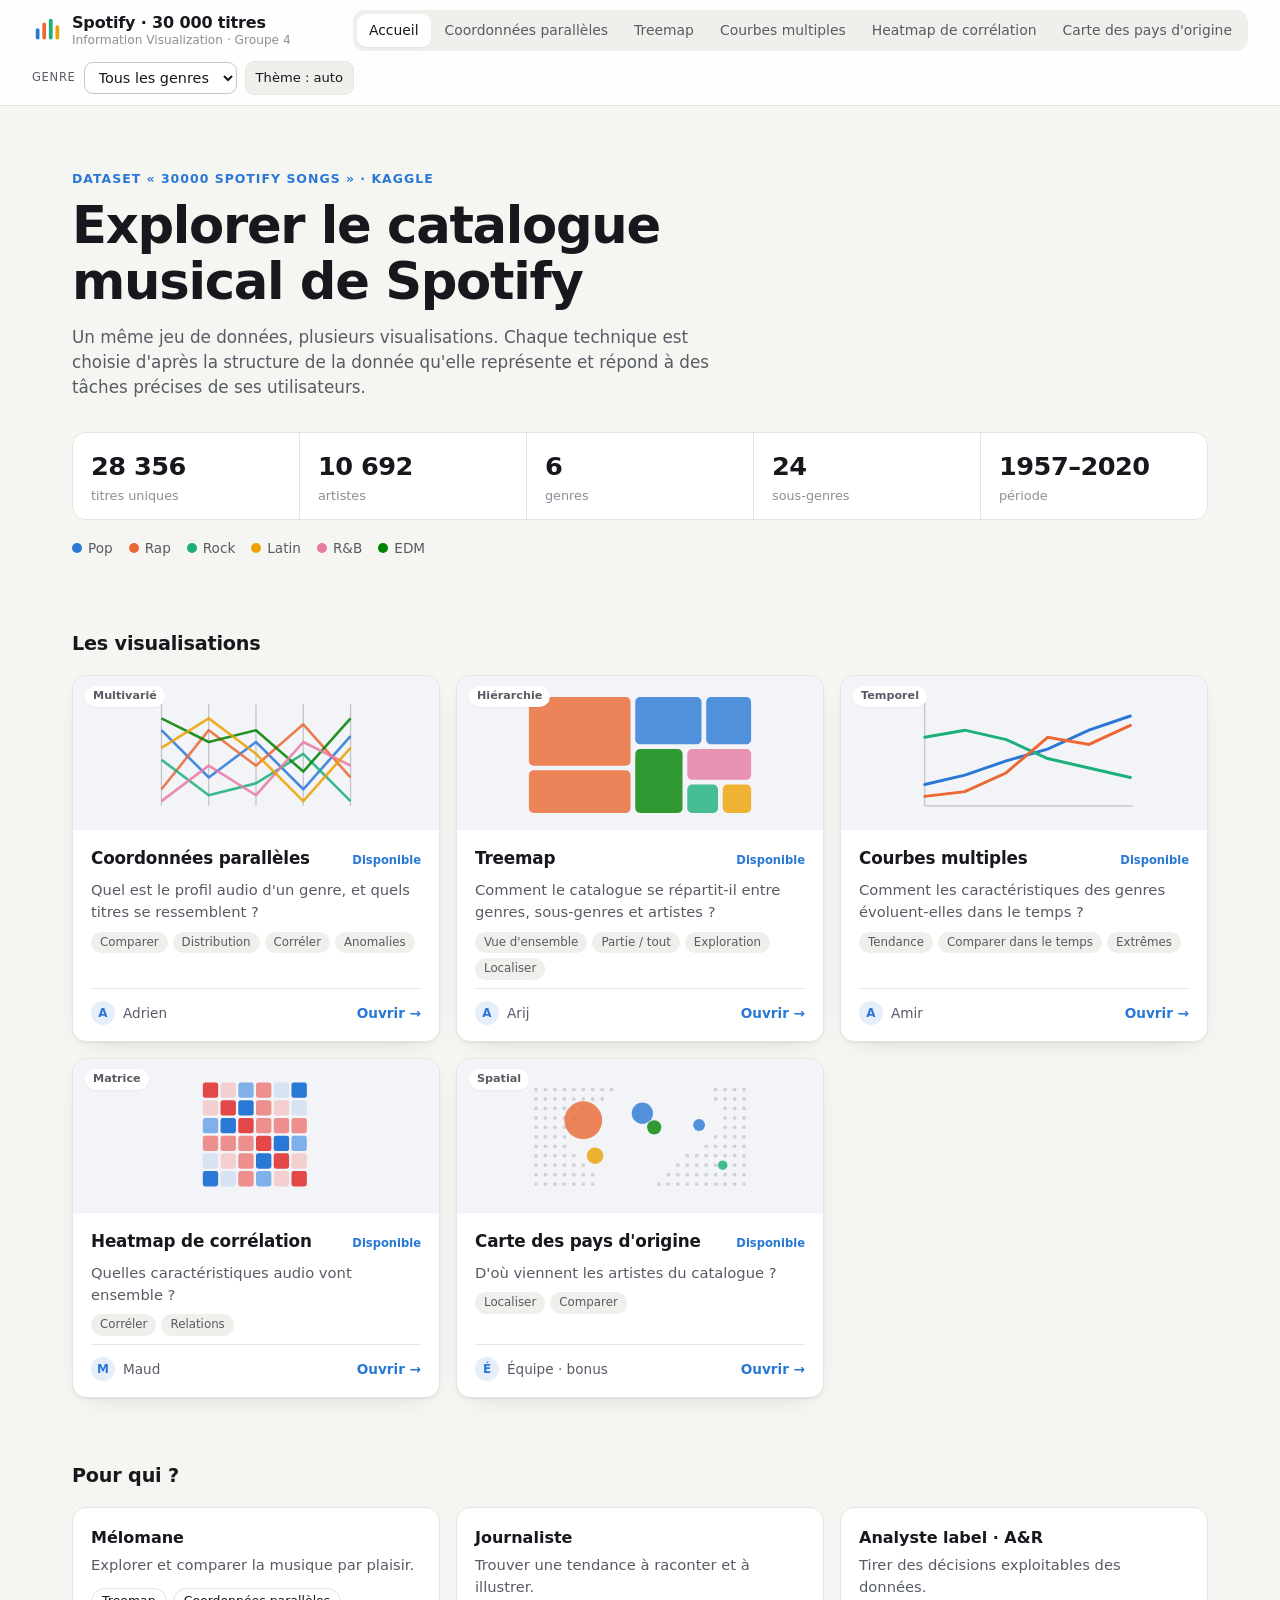
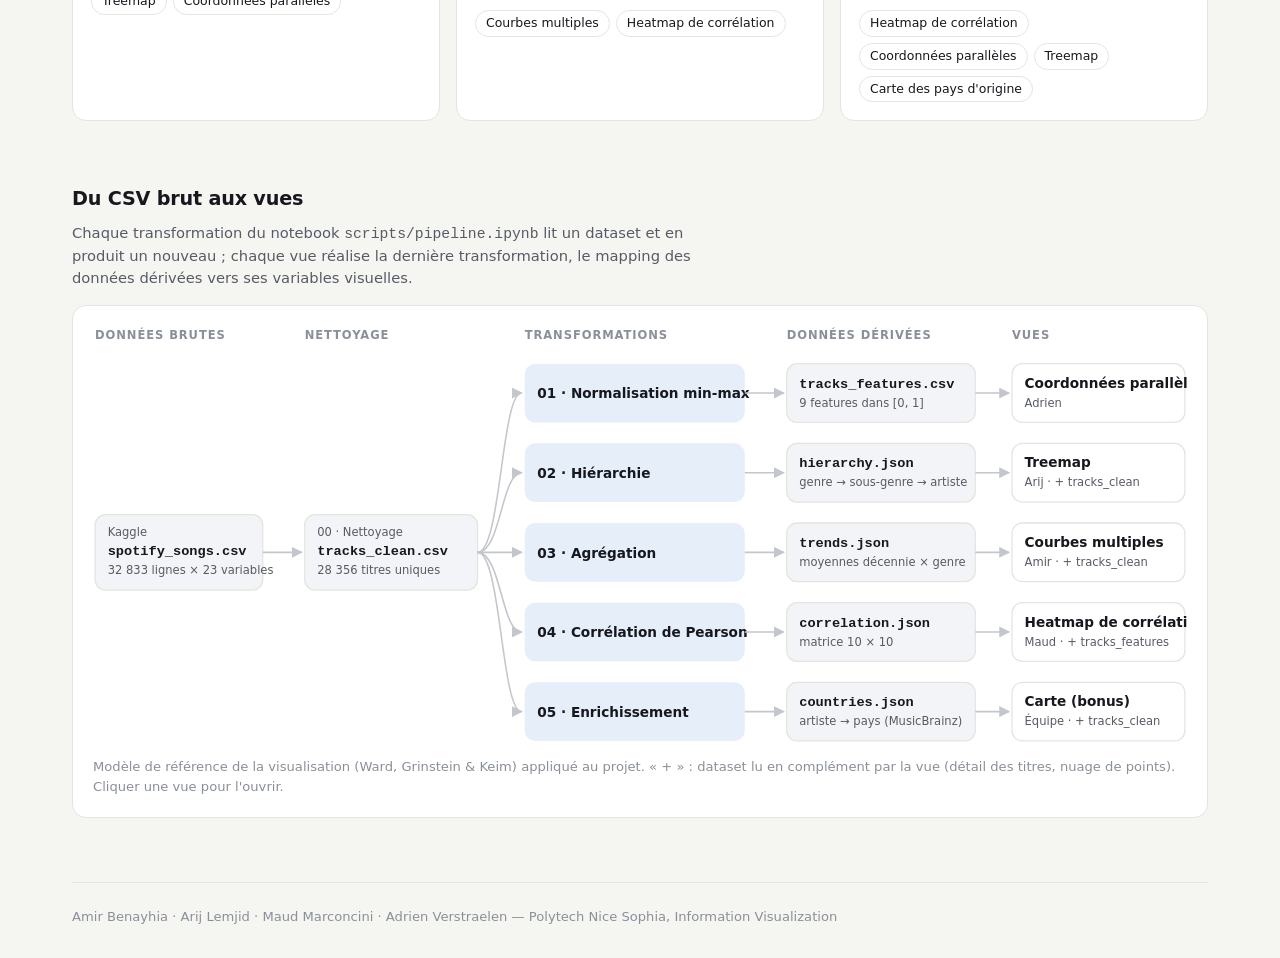
<file: index.html>
<!DOCTYPE html>
<html lang="fr">
<head>
<meta charset="utf-8">
<meta name="viewport" content="width=device-width, initial-scale=1">
<title>Spotify · Visualisations</title>
<link rel="stylesheet" href="css/index.css">
</head>
<body>
<header class="ix-header">
  <a class="ix-brand" href="#accueil" aria-label="Accueil">
    <svg class="ix-logo" viewBox="0 0 32 32" aria-hidden="true">
      <rect x="4" y="14" width="4" height="12" rx="2" fill="#2a78d6"/>
      <rect x="11" y="8" width="4" height="18" rx="2" fill="#eb6834"/>
      <rect x="18" y="4" width="4" height="22" rx="2" fill="#1baf7a"/>
      <rect x="25" y="11" width="4" height="15" rx="2" fill="#eda100"/>
    </svg>
    <span class="ix-brand-text">
      <span class="ix-brand-title">Spotify · 30 000 titres</span>
      <span class="ix-brand-sub">Information Visualization · Groupe 4</span>
    </span>
  </a>
  <nav class="ix-tabs" role="tablist" aria-label="Visualisations"></nav>
  <div class="ix-filter">
    <label class="ix-filter-label" for="ix-genre">Genre</label>
    <select id="ix-genre" class="ix-filter-select" aria-label="Filtrer toutes les vues par genre"></select>
    <button id="ix-genre-reset" class="ix-filter-reset" type="button" hidden>Réinitialiser</button>
    <button id="ix-theme" class="ix-filter-reset" type="button" aria-label="Changer le thème (toutes les vues)">Thème : auto</button>
  </div>
</header>

<main class="ix-main">
  <div class="ix-home" id="ix-home" role="tabpanel" aria-labelledby="ix-tab-accueil">

    <section class="ix-hero">
      <p class="ix-eyebrow">Dataset « 30000 Spotify Songs » · Kaggle</p>
      <h1>Explorer le catalogue musical de Spotify</h1>
      <p class="ix-lead">Un même jeu de données, plusieurs visualisations. Chaque technique est
        choisie d'après la structure de la donnée qu'elle représente et répond à des tâches
        précises de ses utilisateurs.</p>
      <dl class="ix-stats">
        <div><dt>titres uniques</dt><dd>28 356</dd></div>
        <div><dt>artistes</dt><dd>10 692</dd></div>
        <div><dt>genres</dt><dd>6</dd></div>
        <div><dt>sous-genres</dt><dd>24</dd></div>
        <div><dt>période</dt><dd>1957–2020</dd></div>
      </dl>
      <ul class="ix-genres" aria-label="Couleurs des genres, communes à toutes les vues"></ul>
    </section>

    <section class="ix-section">
      <h2 class="ix-section-title">Les visualisations</h2>
      <div class="ix-cards"></div>
    </section>

    <section class="ix-section">
      <h2 class="ix-section-title">Pour qui ?</h2>
      <div class="ix-profiles"></div>
    </section>

    <section class="ix-section">
      <h2 class="ix-section-title">Du CSV brut aux vues</h2>
      <p class="ix-section-lead">Chaque transformation du notebook <code>scripts/pipeline.ipynb</code> lit un
        dataset et en produit un nouveau ; chaque vue réalise la dernière transformation,
        le mapping des données dérivées vers ses variables visuelles.</p>
      <figure class="ix-flow">
        <div class="ix-flow-svg"></div>
        <figcaption>Modèle de référence de la visualisation (Ward, Grinstein &amp; Keim) appliqué au projet.
          « + » : dataset lu en complément par la vue (détail des titres, nuage de points).
          Cliquer une vue pour l'ouvrir.</figcaption>
      </figure>
    </section>

    <footer class="ix-footer">
      Amir Benayhia · Arij Lemjid · Maud Marconcini · Adrien Verstraelen —
      Polytech Nice Sophia, Information Visualization
    </footer>
  </div>
  <div class="ix-frames"></div>
</main>

<script src="js/filters.js"></script>
<script src="js/index.js"></script>
</body>
</html>
</file>
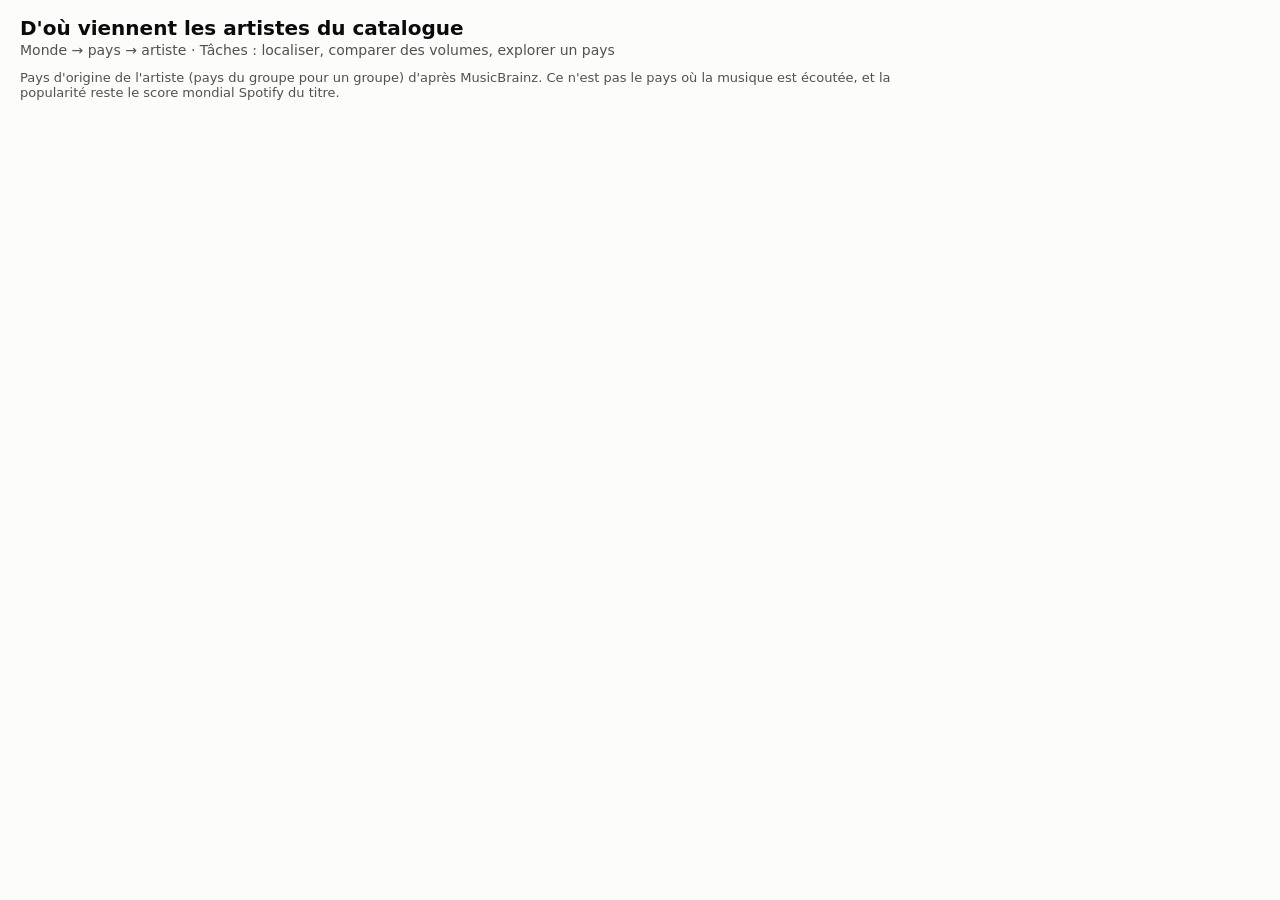
<file: carte.html>
<!DOCTYPE html>
<html lang="fr">
<head>
<meta charset="utf-8">
<meta name="viewport" content="width=device-width, initial-scale=1">
<title>Carte des pays d'origine</title>
<link rel="stylesheet" href="css/carte.css">
</head>
<body class="cm-page">
<header class="cm-header">
  <h1>D'où viennent les artistes du catalogue</h1>
  <p class="cm-lead">Monde → pays → artiste · Tâches : localiser, comparer des volumes, explorer un pays</p>
  <p class="cm-caveat">Pays d'origine de l'artiste (pays du groupe pour un groupe) d'après MusicBrainz. Ce n'est pas le pays où la musique est écoutée, et la popularité reste le score mondial Spotify du titre.</p>
</header>

<div id="carte-view"></div>

<script src="https://d3js.org/d3.v7.min.js"></script>
<script src="js/DataLoader.js"></script>
<script src="js/filters.js"></script>
<script src="js/views/carte.js"></script>
<script>CarteView.mount(document.getElementById("carte-view"));</script>
</body>
</html>
</file>
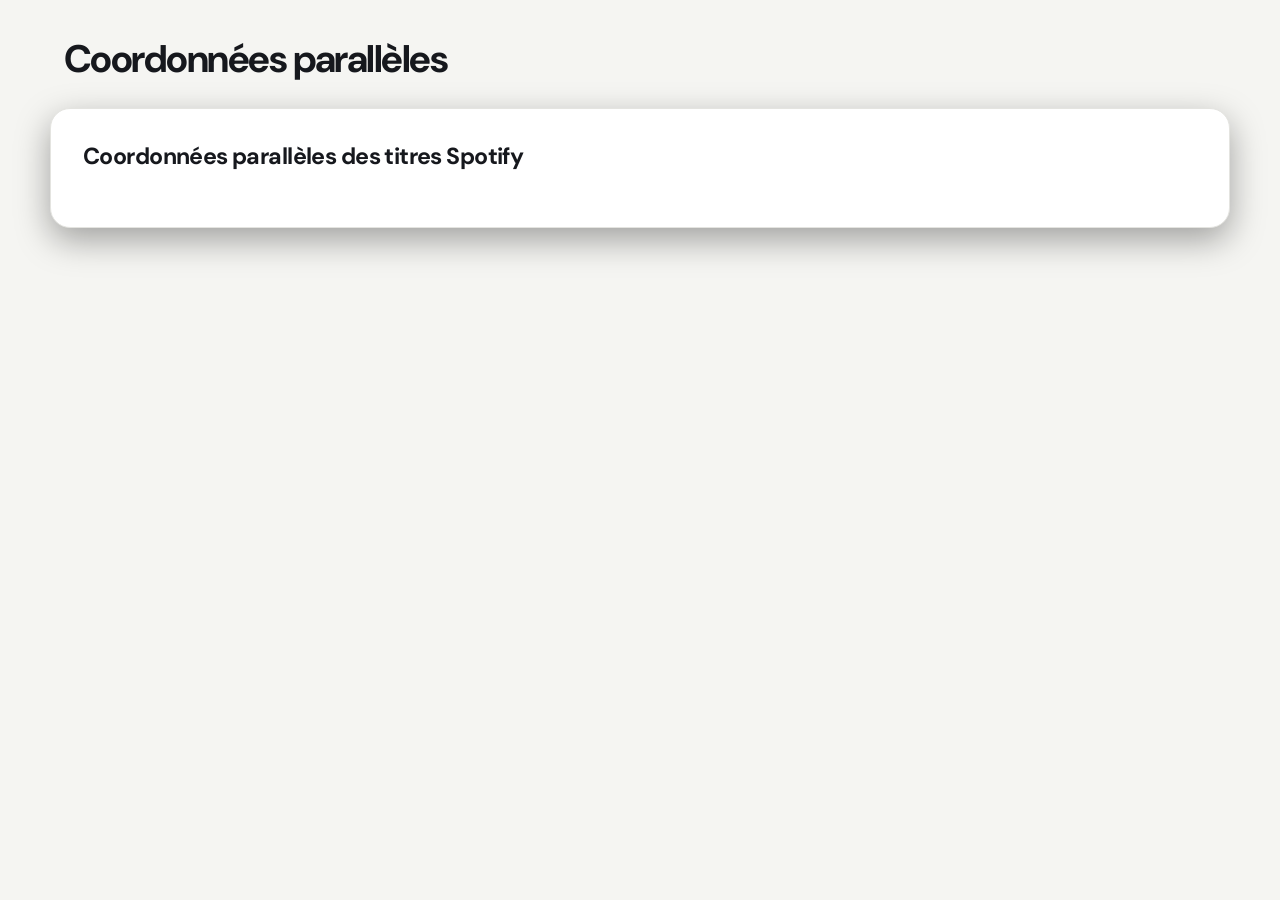
<file: coord-para.html>
<!DOCTYPE html>
<html lang="fr">

<head>
    <meta charset="UTF-8">
    <meta name="viewport" content="width=device-width, initial-scale=1.0">
    <title>Coordonnées parallèles - Visualisations D3.js</title>

    <link rel="preconnect" href="https://fonts.googleapis.com">
    <link rel="preconnect" href="https://fonts.gstatic.com" crossorigin>
    <link rel="stylesheet"
        href="https://fonts.googleapis.com/css2?family=DM+Sans:wght@400;500;600;700&display=swap">
    <style>
        :root {
            color-scheme: light dark;
            --ink: #16181d;
            --muted: #5a5f66;
            --line: #e4e4e0;
            --line-strong: #c3c6cc;
            --surface: #ffffff;
            --surface-soft: #f0efeb;
            --background: #f5f5f2;
            --accent: #2a78d6;
        }
        /* sombre : automatique (système) sauf si on force le clair */
        @media (prefers-color-scheme: dark) {
            :root:not([data-theme="light"]) {
                --ink: #e6e7ea;
                --muted: #a6abb3;
                --line: #2c3038;
                --line-strong: #444a55;
                --surface: #17191d;
                --surface-soft: #20242b;
                --background: #17191d;
                --accent: #5b9bd8;
            }
        }
        /* sombre : forcé par le filtre commun */
        :root[data-theme="dark"] {
            --ink: #e6e7ea;
            --muted: #a6abb3;
            --line: #2c3038;
            --line-strong: #444a55;
            --surface: #17191d;
            --surface-soft: #20242b;
            --background: #17191d;
            --accent: #5b9bd8;
        }

        * {
            box-sizing: border-box;
        }

        body {
            min-width: 320px;
            margin: 0;
            background:
                var(--background);
            color: var(--ink);
            font-family: "DM Sans", Arial, sans-serif;
        }

        header {
            padding: 34px clamp(20px, 5vw, 72px) 24px;
        }

        header h1 {
            max-width: 1180px;
            margin: 0 auto;
            font-size: clamp(1.7rem, 3vw, 2.5rem);
            letter-spacing: -0.04em;
        }

        .dashboard-grid {
            width: min(1180px, calc(100% - 32px));
            margin: 0 auto 48px;
        }

        .parallel-coords-chart {
            overflow: hidden;
            padding: clamp(18px, 3vw, 32px);
            background: var(--surface);
            border: 1px solid var(--line);
            border-radius: 20px;
            box-shadow: 0 12px 34px rgba(0, 0, 0, 0.35);
        }

        .parallel-coords-chart h2 {
            margin: 0 0 24px;
            font-size: clamp(1.1rem, 2vw, 1.45rem);
            letter-spacing: -0.025em;
        }

        .viz-container {
            width: 100%;
        }

        .viz-container > svg {
            display: block;
            width: 100%;
            min-height: 390px;
            margin-top: 20px;
        }

        .mode-controls,
        .artist-search-controls {
            align-items: center;
            flex-wrap: wrap;
            color: var(--muted);
        }

        .mode-controls {
            padding: 5px;
            background: var(--surface-soft);
            border-radius: 10px;
        }

        .mode-controls label {
            padding: 8px 12px;
            border-radius: 7px;
            font-size: 0.86rem;
            font-weight: 600;
        }

        .mode-controls label:has(input:checked) {
            color: var(--ink);
            background: var(--surface);
            box-shadow: 0 2px 8px rgba(0, 0, 0, 0.3);
        }

        .mode-controls input,
        .subgenre-genre-toggle input,
        .subgenre-item input,
        .subgenre-toggle-all input {
            accent-color: var(--accent);
        }

        .artist-search-controls {
            margin-top: 18px;
        }

        .artist-search-controls label {
            font-size: 0.85rem;
            font-weight: 600;
        }

        .artist-search {
            width: min(280px, 100%);
            padding: 9px 12px;
            color: var(--ink);
            background: var(--surface);
            border: 1px solid var(--line);
            border-radius: 8px;
            font: inherit;
            outline: none;
        }

        .artist-search:focus {
            border-color: var(--accent);
            box-shadow: 0 0 0 3px rgba(81, 103, 216, 0.13);
        }

        .genre-legend {
            display: block;
            padding: 16px 0 4px;
            border-top: 1px solid var(--line);
        }

        .subgenre-group {
            display: flex;
            flex-direction: column;
            min-width: 0;
            padding: 12px;
            background: var(--surface-soft);
            border: 1px solid var(--line);
            border-radius: 10px;
            color: var(--muted);
            font-size: 0.78rem;
        }

        .subgenre-group-header {
            display: flex;
            align-items: center;
            gap: 10px;
            padding-bottom: 8px;
            border-bottom: 1px solid var(--line);
        }

        .subgenre-genre-toggle {
            display: inline-flex;
            align-items: center;
            gap: 6px;
            color: var(--ink);
            font-size: 0.8rem;
            font-weight: 700;
            cursor: pointer;
        }

        .subgenre-toggle-all {
            display: inline-flex;
            align-items: center;
            gap: 4px;
            padding: 7px 0 0;
            color: var(--muted);
            cursor: pointer;
            font-size: 0.72rem;
        }

        .subgenre-list {
            display: grid;
            grid-template-columns: repeat(auto-fit, minmax(130px, 1fr));
            gap: 5px 10px;
            max-height: 150px;
            overflow-y: auto;
            padding-top: 9px;
        }

        .subgenre-item {
            display: flex;
            align-items: flex-start;
            gap: 5px;
            min-width: 0;
            cursor: pointer;
            line-height: 1.25;
        }

        .subgenre-item span {
            overflow: hidden;
            text-overflow: ellipsis;
            white-space: nowrap;
        }

        .subgenre-groups {
            display: flex;
            flex-wrap: nowrap;
            gap: 10px;
            max-width: 100%;
            overflow-x: auto;
            padding: 2px 4px 4px 0;
        }

        .subgenre-groups .subgenre-group {
            flex: 0 0 240px;
        }

        .dimension-axis .domain,
        .dimension-axis .tick line {
            stroke: var(--line-strong);
        }

        .dimension-axis .tick text {
            fill: var(--muted);
            font-size: 10px;
        }

        .dimension-label {
            fill: var(--ink) !important;
            font-size: 11px !important;
            font-weight: 700 !important;
        }

        .brush .selection {
            fill: rgba(81, 103, 216, 0.22);
            stroke: var(--accent);
            stroke-width: 1.5px;
        }

        .brush .overlay {
            cursor: crosshair;
        }

        .lines path {
            transition: opacity 160ms ease, stroke-width 160ms ease;
        }

        @media (max-width: 700px) {
            .parallel-coords-chart {
                padding: 16px 10px;
                overflow-x: auto;
            }

            .viz-container > svg {
                min-width: 700px;
                margin-left: -6px;
            }
        }
    </style>
    <script type="text/javascript" src="https://d3js.org/d3.v5.min.js"></script>
    <script src="js/DataLoader.js"></script>
    <script src="js/filters.js"></script>
</head>

<body>

    <header>
        <h1>Coordonnées parallèles</h1>
    </header>

    <main class="dashboard-grid">
        <section class="parallel-coords-chart">
            <h2>Coordonnées parallèles des titres Spotify</h2>
            <div id="parallel-coords-chart" class="viz-container"></div>
        </section>
    </main>

    <script type="module" src="./js/main.js"></script>

</body>

</html>
</file>
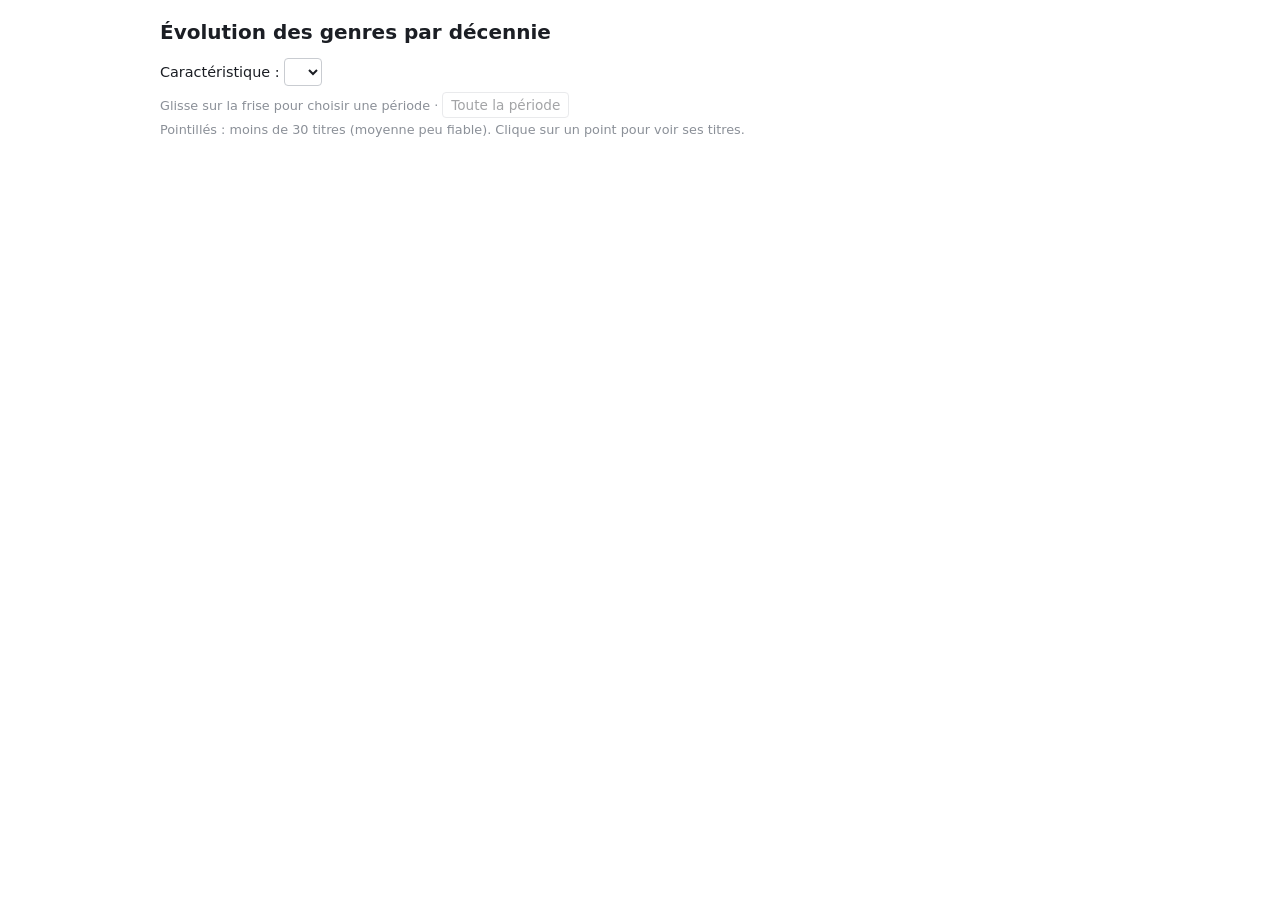
<file: courbes.html>
<!DOCTYPE html>
<html lang="fr">
<head>
  <meta charset="UTF-8" />
  <meta name="viewport" content="width=device-width, initial-scale=1" />
  <title>Courbes multiples — Spotify</title>
  <style>
    :root {
      --bg: #ffffff; --ink: #1b1e24; --ink-soft: #5a5f66; --ink-faint: #8b9098;
      --line: #e4e5e8; --line-strong: #c9ccd1; --accent: #2f6fb0;
    }
    @media (prefers-color-scheme: dark) { :root:not([data-theme="light"]) {
      --bg: #17191d; --ink: #e6e7ea; --ink-soft: #a6abb3; --ink-faint: #7a808a;
      --line: #2c3038; --line-strong: #444a55; --accent: #5b9bd8;
    }}
    :root[data-theme="dark"] {
      --bg: #17191d; --ink: #e6e7ea; --ink-soft: #a6abb3; --ink-faint: #7a808a;
      --line: #2c3038; --line-strong: #444a55; --accent: #5b9bd8;
    }
    body {
      margin: 0;
      font-family: "Segoe UI", system-ui, sans-serif;
      background: var(--bg);
      color: var(--ink);
    }
    main { max-width: 960px; margin: 0 auto; padding: 20px 24px 32px; }
    h1 { margin: 0 0 4px; font-size: 1.25rem; }
    .toolbar { display: flex; flex-wrap: wrap; align-items: center; gap: 8px 16px; margin: 14px 0 6px; font-size: .9rem; }
    select, button {
      font: inherit; font-size: .85rem; padding: 4px 8px;
      border: 1px solid var(--line-strong); border-radius: 4px;
      background: var(--bg); color: var(--ink); cursor: pointer;
    }
    button:disabled { opacity: .4; cursor: default; }
    .legend { display: flex; flex-wrap: wrap; gap: 6px; }
    .legend button { display: inline-flex; align-items: center; gap: 5px; }
    .legend .swatch { width: 10px; height: 10px; border-radius: 50%; }
    .legend button.off { opacity: .4; }
    .legend button.off .swatch { background: var(--line-strong) !important; }
    #courbes svg, #context svg { display: block; width: 100%; height: auto; }
    #context .selection { fill: var(--accent); fill-opacity: .15; stroke: var(--accent); }
    .hint { margin: 4px 0 0; color: var(--ink-faint); font-size: .8rem; }
    #details { margin-top: 18px; font-size: .88rem; }
    #details h2 { font-size: .95rem; margin: 0 0 6px; }
    #details ol { margin: 0; padding-left: 20px; }
    #details li { padding: 2px 0; }
    #details .meta { color: var(--ink-faint); }
    .tooltip {
      position: fixed; pointer-events: none; display: none; z-index: 10;
      background: var(--bg); border: 1px solid var(--line-strong); border-radius: 4px;
      padding: 5px 8px; font-size: 12px; color: var(--ink);
    }
  </style>
</head>
<body>
  <main>
    <h1>Évolution des genres par décennie</h1>

    <div class="toolbar">
      <label>Caractéristique : <select id="feature-select"></select></label>
      <div id="legend" class="legend"></div>
    </div>

    <div id="courbes"></div>
    <div id="context"></div>
    <p class="hint">Glisse sur la frise pour choisir une période ·
      <button id="reset-period" type="button" disabled>Toute la période</button></p>
    <p class="hint">Pointillés : moins de 30 titres (moyenne peu fiable). Clique sur un point pour voir ses titres.</p>

    <div id="details"></div>
  </main>

  <div id="tip" class="tooltip"></div>

  <script src="https://d3js.org/d3.v7.min.js"></script>
  <script src="js/DataLoader.js"></script>
  <script src="js/filters.js"></script>
  <script src="js/courbes/courbes.js"></script>
</body>
</html>
</file>
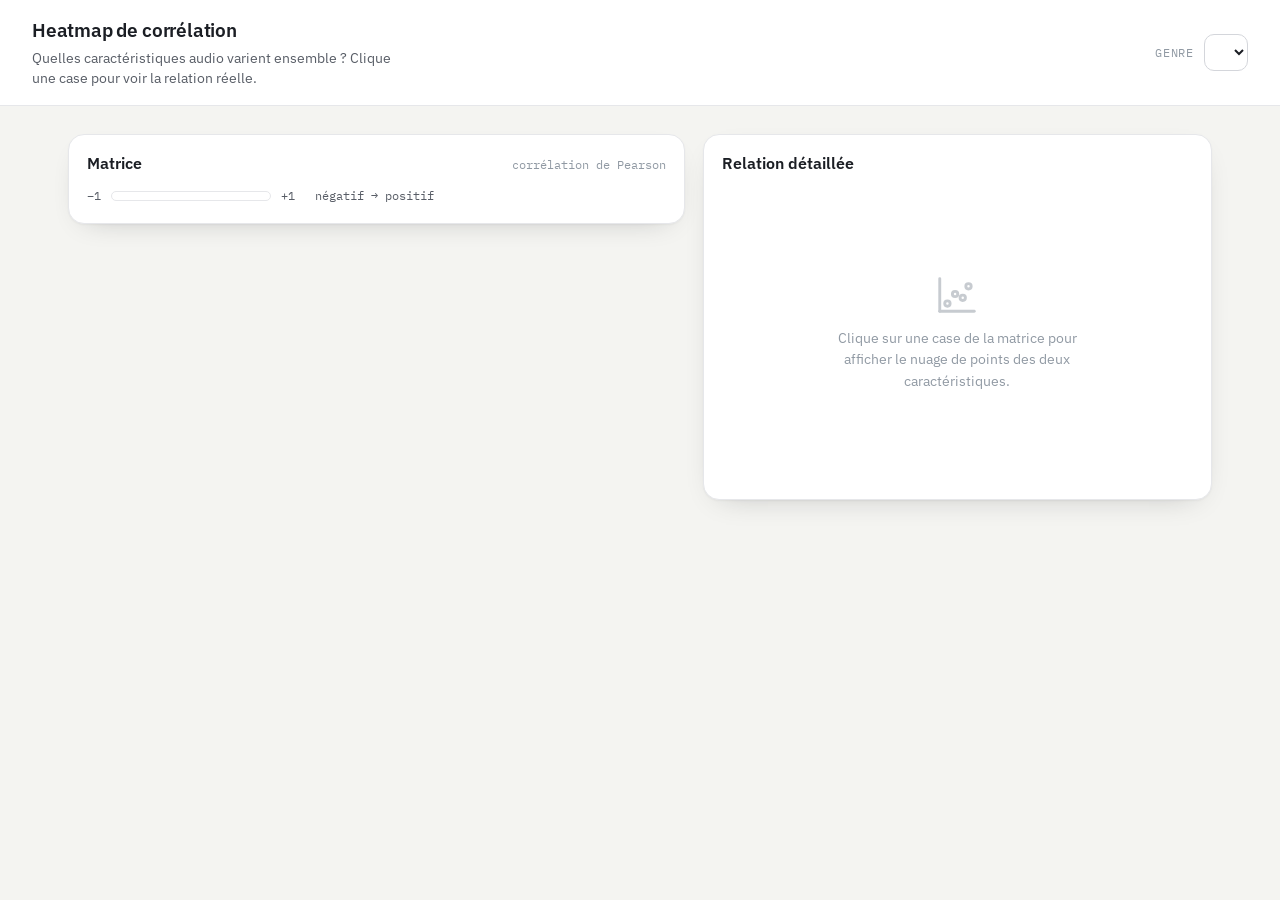
<file: heatmap.html>
<!DOCTYPE html>
<html lang="fr">
<head>
  <meta charset="UTF-8" />
  <meta name="viewport" content="width=device-width, initial-scale=1" />
  <title>Heatmap de corrélation — Spotify</title>
  <link rel="preconnect" href="https://fonts.googleapis.com">
  <link rel="preconnect" href="https://fonts.gstatic.com" crossorigin>
  <link rel="stylesheet" href="https://fonts.googleapis.com/css2?family=IBM+Plex+Sans:wght@400;500;600&family=IBM+Plex+Mono:wght@400;500&display=swap">
  <style>
    :root{
      --bg:#f4f4f1; --surface:#ffffff; --surface-2:#f7f7f5;
      --ink:#1b1e24; --ink-soft:#585d66; --ink-faint:#9099a3;
      --line:#e6e7ea; --line-strong:#d4d6db;
      --accent:#2f6fb0; --accent-soft:#e7f0f8;
      --div-neg:#2a78d6; --div-mid:#eceef0; --div-pos:#e34848;
      --diag:#eef0f2; --no-data:#eceef1;
      --shadow:0 1px 2px rgba(20,22,26,.04), 0 10px 30px -18px rgba(20,22,26,.30);
      --radius:16px;
    }
    @media (prefers-color-scheme:dark){ :root:not([data-theme="light"]){
      --bg:#131519; --surface:#1d2026; --surface-2:#23262d;
      --ink:#e9eaed; --ink-soft:#aab0b9; --ink-faint:#7b828c;
      --line:#2b2f37; --line-strong:#3a3f49;
      --accent:#5b9bd8; --accent-soft:#1b2838;
      --div-neg:#4f9dff; --div-mid:#363a44; --div-pos:#ff6b6b;
      --diag:#262a31; --no-data:#262a31;
      --shadow:0 1px 2px rgba(0,0,0,.3), 0 12px 34px -20px rgba(0,0,0,.8);
    }}
    /* sombre forcé par le filtre commun */
    :root[data-theme="dark"]{
      --bg:#131519; --surface:#1d2026; --surface-2:#23262d;
      --ink:#e9eaed; --ink-soft:#aab0b9; --ink-faint:#7b828c;
      --line:#2b2f37; --line-strong:#3a3f49;
      --accent:#5b9bd8; --accent-soft:#1b2838;
      --div-neg:#4f9dff; --div-mid:#363a44; --div-pos:#ff6b6b;
      --diag:#262a31; --no-data:#262a31;
      --shadow:0 1px 2px rgba(0,0,0,.3), 0 12px 34px -20px rgba(0,0,0,.8);
    }
    *{box-sizing:border-box}
    html,body{height:100%}
    body{margin:0;background:var(--bg);color:var(--ink);
      font-family:"IBM Plex Sans","Segoe UI",system-ui,sans-serif;line-height:1.5;-webkit-font-smoothing:antialiased}

    .topbar{display:flex;flex-wrap:wrap;gap:16px 24px;align-items:center;justify-content:space-between;
      padding:16px clamp(16px,4vw,32px);background:var(--surface);border-bottom:1px solid var(--line)}
    .brand h1{margin:0;font-size:1.2rem;font-weight:600;letter-spacing:-.01em}
    .brand p{margin:3px 0 0;color:var(--ink-soft);font-size:.86rem;max-width:46ch}
    .controls{display:flex;align-items:center;gap:10px}
    .controls label{font-size:.78rem;color:var(--ink-faint);font-family:"IBM Plex Mono",monospace;text-transform:uppercase;letter-spacing:.06em}
    select{font-family:inherit;font-size:.9rem;padding:7px 11px;border:1px solid var(--line-strong);border-radius:10px;
      background:var(--surface);color:var(--ink);cursor:pointer}
    select:focus-visible{outline:2px solid var(--accent);outline-offset:2px}

    .layout{display:grid;gap:18px;padding:clamp(16px,3vw,28px);
      grid-template-columns:minmax(0,1.15fr) minmax(0,.95fr);align-items:start;max-width:1200px;margin:0 auto}
    @media (max-width:860px){ .layout{grid-template-columns:1fr} }

    .panel{background:var(--surface);border:1px solid var(--line);border-radius:var(--radius);box-shadow:var(--shadow);padding:16px 18px 18px}
    .panel-head{display:flex;align-items:baseline;justify-content:space-between;gap:12px;margin-bottom:6px}
    .panel-head h2{margin:0;font-size:1rem;font-weight:600}
    .panel-head .muted{font-size:.76rem;color:var(--ink-faint);font-family:"IBM Plex Mono",monospace}
    .detail-panel{position:sticky;top:18px}

    #heatmap svg, #scatter svg{display:block;width:100%;height:auto}

    /* légende */
    .legend{display:flex;align-items:center;gap:10px;margin-top:12px;font-size:.74rem;color:var(--ink-soft);font-family:"IBM Plex Mono",monospace;flex-wrap:wrap}
    .legend .bar{height:10px;width:160px;border-radius:5px;border:1px solid var(--line)}

    /* état vide du panneau détail */
    .empty{display:flex;flex-direction:column;align-items:center;justify-content:center;text-align:center;
      min-height:300px;color:var(--ink-faint);gap:10px;padding:20px}
    .empty svg{opacity:.5}
    .empty p{margin:0;font-size:.9rem;max-width:30ch}

    .rbadge{font-family:"IBM Plex Mono",monospace;font-weight:500;font-size:.8rem;padding:2px 8px;border-radius:999px;
      background:var(--surface-2);border:1px solid var(--line)}

    .tooltip{position:fixed;pointer-events:none;display:none;z-index:20;
      background:var(--surface);border:1px solid var(--line-strong);border-radius:8px;padding:7px 10px;
      font-size:12px;color:var(--ink);box-shadow:var(--shadow);max-width:220px}
    .tooltip b{color:var(--ink)}

    footer{padding:4px clamp(16px,4vw,32px) 28px;color:var(--ink-faint);font-size:.78rem;max-width:1200px;margin:0 auto}
  </style>
</head>
<body>
  <header class="topbar">
    <div class="brand">
      <h1>Heatmap de corrélation</h1>
      <p>Quelles caractéristiques audio varient ensemble ? Clique une case pour voir la relation réelle.</p>
    </div>
    <div class="controls">
      <label for="genre-filter">Genre</label>
      <select id="genre-filter"></select>
    </div>
  </header>

  <main class="layout">
    <section class="panel matrix-panel">
      <div class="panel-head">
        <h2>Matrice</h2>
        <span class="muted" id="matrix-sub">corrélation de Pearson</span>
      </div>
      <div id="heatmap"></div>
      <div class="legend">
        <span>−1</span><span class="bar" id="legend-bar"></span><span>+1</span>
        <span style="margin-left:10px">négatif → positif</span>
      </div>
    </section>

    <section class="panel detail-panel">
      <div class="panel-head">
        <h2 id="detail-title">Relation détaillée</h2>
        <span class="rbadge" id="detail-r" hidden></span>
      </div>
      <div id="detail">
        <div class="empty">
          <svg width="46" height="46" viewBox="0 0 24 24" fill="none" stroke="currentColor" stroke-width="1.5">
            <circle cx="7" cy="17" r="1.4"/><circle cx="11" cy="12" r="1.4"/><circle cx="15" cy="14" r="1.4"/>
            <circle cx="18" cy="8" r="1.4"/><path d="M3 21V4" stroke-linecap="round"/><path d="M3 21h18" stroke-linecap="round"/>
          </svg>
          <p>Clique sur une case de la matrice pour afficher le nuage de points des deux caractéristiques.</p>
        </div>
      </div>
      <div id="scatter"></div>
    </section>
  </main>

  <footer id="coverage"></footer>

  <div id="tip" class="tooltip"></div>

  <script src="https://d3js.org/d3.v7.min.js"></script>
  <script src="js/DataLoader.js"></script>
  <script src="js/filters.js"></script>
  <script src="js/heatmap/heatmap.js"></script>
</body>
</html>
</file>
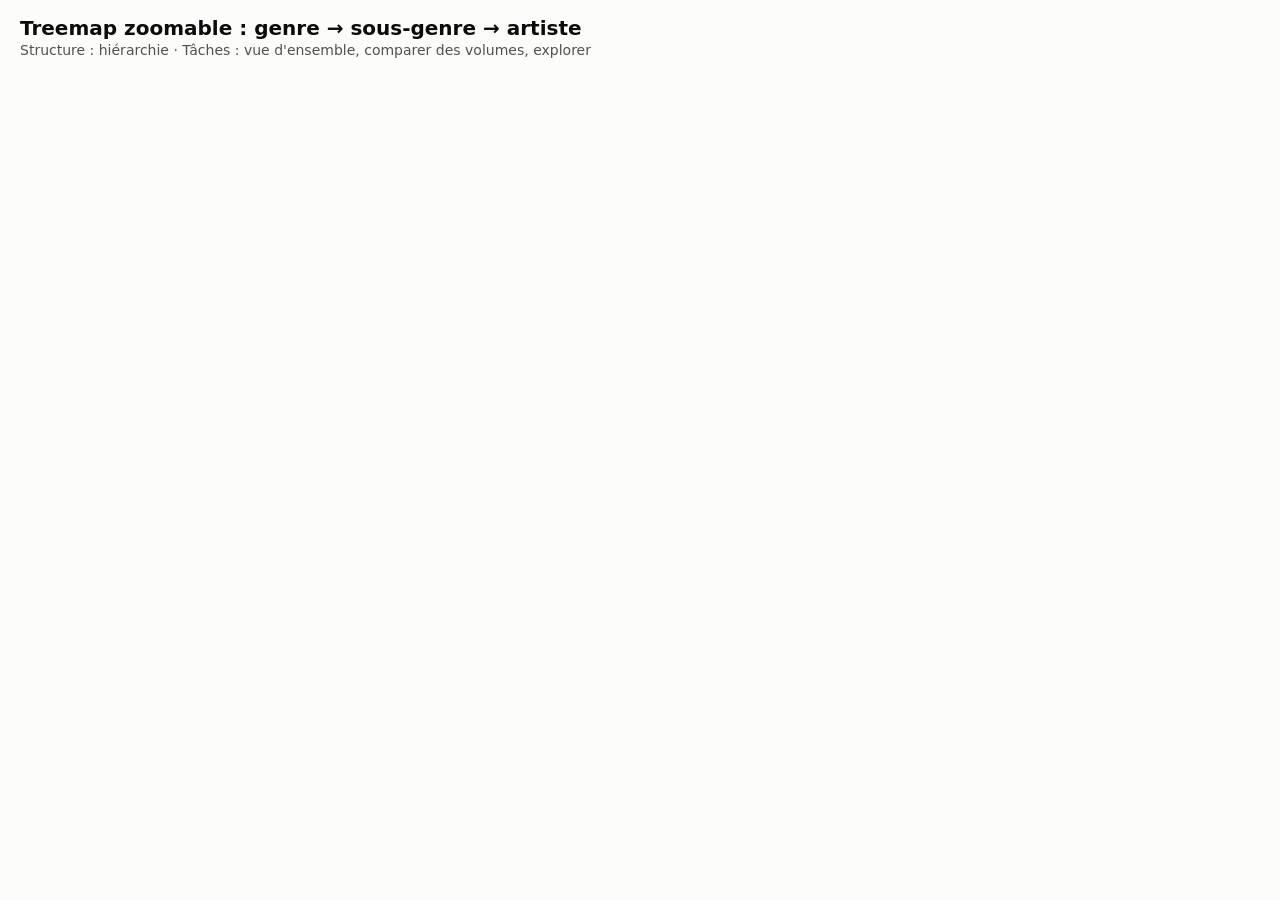
<file: treemap.html>
<!DOCTYPE html>
<html lang="fr">
<head>
<meta charset="utf-8">
<meta name="viewport" content="width=device-width, initial-scale=1">
<title>Treemap Spotify</title>
<link rel="stylesheet" href="css/treemap.css">
</head>
<body class="tm-page">
<header class="tm-header">
  <h1>Treemap zoomable : genre → sous-genre → artiste</h1>
  <p class="tm-lead">Structure : hiérarchie · Tâches : vue d'ensemble, comparer des volumes, explorer</p>
</header>

<div id="treemap-view"></div>

<script src="https://d3js.org/d3.v7.min.js"></script>
<script src="js/DataLoader.js"></script>
<script src="js/filters.js"></script>
<script src="js/views/treemap.js"></script>
<script>TreemapView.mount(document.getElementById("treemap-view"));</script>
</body>
</html>
</file>
<file: css/index.css>
:root {
  --bg: #f5f5f2;
  --surface: #ffffff;
  --surface-2: #f0efeb;
  --thumb: #f3f4f7;
  --text: #16181d;
  --text-2: #565b64;
  --text-3: #8a9099;
  --line: #e4e4e0;
  --edge: #c3c6cc;
  --accent: #2a78d6;
  --accent-soft: #e6eefa;
  --pending: #9a6b00;
  --pending-soft: #fbf1dc;
  --shadow: 0 1px 2px rgba(20, 22, 26, .05), 0 8px 24px -16px rgba(20, 22, 26, .25);
  --shadow-hover: 0 2px 4px rgba(20, 22, 26, .06), 0 18px 40px -18px rgba(20, 22, 26, .35);
  --radius: 14px;
}

@media (prefers-color-scheme: dark) {
  :root:not([data-theme="light"]) {
    --bg: #111317;
    --surface: #1a1d23;
    --surface-2: #23262d;
    --thumb: #20242b;
    --text: #ecedf0;
    --text-2: #aab0b9;
    --text-3: #7b828c;
    --line: #2c3038;
    --edge: #4a4f59;
    --accent: #6da7ec;
    --accent-soft: #1b2838;
    --pending: #e8b850;
    --pending-soft: #2e2716;
    --shadow: 0 1px 2px rgba(0, 0, 0, .3), 0 10px 28px -18px rgba(0, 0, 0, .8);
    --shadow-hover: 0 2px 4px rgba(0, 0, 0, .35), 0 18px 40px -18px rgba(0, 0, 0, .9);
  }
}

/* sombre forcé par le filtre commun */
:root[data-theme="dark"] {
  --bg: #111317;
  --surface: #1a1d23;
  --surface-2: #23262d;
  --thumb: #20242b;
  --text: #ecedf0;
  --text-2: #aab0b9;
  --text-3: #7b828c;
  --line: #2c3038;
  --edge: #4a4f59;
  --accent: #6da7ec;
  --accent-soft: #1b2838;
  --pending: #e8b850;
  --pending-soft: #2e2716;
  --shadow: 0 1px 2px rgba(0, 0, 0, .3), 0 10px 28px -18px rgba(0, 0, 0, .8);
  --shadow-hover: 0 2px 4px rgba(0, 0, 0, .35), 0 18px 40px -18px rgba(0, 0, 0, .9);
}

* { box-sizing: border-box; }
html { scroll-behavior: smooth; }
body {
  display: flex;
  flex-direction: column;
  min-height: 100vh;
  margin: 0;
  background: var(--bg);
  color: var(--text);
  font-family: "Segoe UI", system-ui, -apple-system, "Helvetica Neue", sans-serif;
  line-height: 1.5;
  -webkit-font-smoothing: antialiased;
}
:focus-visible { outline: 3px solid var(--accent); outline-offset: 2px; }

/* ---------- en-tête et onglets ---------- */
.ix-header {
  position: sticky;
  top: 0;
  z-index: 10;
  flex-shrink: 0;
  display: flex;
  flex-wrap: wrap;
  align-items: center;
  justify-content: space-between;
  gap: 10px 24px;
  min-height: 64px;
  padding: 10px clamp(16px, 3vw, 32px);
  background: color-mix(in srgb, var(--surface) 88%, transparent);
  backdrop-filter: saturate(1.4) blur(10px);
  border-bottom: 1px solid var(--line);
}
.ix-brand { display: flex; align-items: center; gap: 10px; color: inherit; text-decoration: none; border-radius: 8px; }
.ix-logo { width: 30px; height: 30px; flex-shrink: 0; }
.ix-brand-text { display: flex; flex-direction: column; line-height: 1.25; }
.ix-brand-title { font-weight: 650; font-size: 1rem; letter-spacing: -.01em; }
.ix-brand-sub { font-size: .76rem; color: var(--text-3); }

.ix-tabs {
  display: flex;
  gap: 2px;
  padding: 4px;
  background: var(--surface-2);
  border-radius: 12px;
  overflow-x: auto;
  scrollbar-width: none;
}
.ix-tabs::-webkit-scrollbar { display: none; }
.ix-tab {
  flex-shrink: 0;
  display: inline-flex;
  align-items: center;
  gap: 6px;
  padding: 6px 12px;
  border-radius: 9px;
  color: var(--text-2);
  text-decoration: none;
  font-size: .87rem;
  font-weight: 500;
  white-space: nowrap;
  transition: background-color .15s, color .15s;
}
.ix-tab:hover { color: var(--text); }
.ix-tab.is-pending { color: var(--text-3); }
.ix-tab[aria-selected="true"] { background: var(--surface); color: var(--text); box-shadow: var(--shadow); }
.ix-badge {
  font-size: .66rem;
  padding: 1px 6px;
  border-radius: 999px;
  background: var(--pending-soft);
  color: var(--pending);
  font-weight: 600;
}

/* ---------- accueil ---------- */
.ix-main { flex: 1; display: flex; flex-direction: column; }
.ix-home { width: 100%; max-width: 1200px; margin: 0 auto; padding: 0 clamp(16px, 3vw, 32px); }
.ix-home[hidden] { display: none; }

.ix-hero { padding: clamp(32px, 6vw, 64px) 0 clamp(24px, 4vw, 40px); }
.ix-eyebrow {
  margin: 0 0 10px;
  font-size: .78rem;
  font-weight: 600;
  letter-spacing: .08em;
  text-transform: uppercase;
  color: var(--accent);
}
.ix-hero h1 {
  margin: 0;
  max-width: 18ch;
  font-size: clamp(2rem, 4.6vw, 3.2rem);
  line-height: 1.08;
  letter-spacing: -.025em;
}
.ix-lead { margin: 16px 0 0; max-width: 62ch; font-size: 1.05rem; color: var(--text-2); }

.ix-stats {
  display: grid;
  grid-template-columns: repeat(auto-fit, minmax(130px, 1fr));
  gap: 1px;
  margin: 32px 0 0;
  overflow: hidden;
  background: var(--line);
  border: 1px solid var(--line);
  border-radius: var(--radius);
}
.ix-stats div { display: flex; flex-direction: column-reverse; padding: 14px 18px; background: var(--surface); }
.ix-stats dt { font-size: .8rem; color: var(--text-3); }
.ix-stats dd { margin: 0; font-size: 1.6rem; font-weight: 650; letter-spacing: -.02em; font-variant-numeric: tabular-nums; }

.ix-genres { display: flex; flex-wrap: wrap; gap: 6px 16px; margin: 18px 0 0; padding: 0; list-style: none; font-size: .85rem; color: var(--text-2); }
.ix-genres li { display: inline-flex; align-items: center; gap: 6px; }
.ix-genre-dot { width: 10px; height: 10px; border-radius: 50%; }

.ix-section { padding: clamp(20px, 3vw, 32px) 0; }
.ix-section-title { margin: 0 0 16px; font-size: 1.2rem; letter-spacing: -.01em; }
.ix-section-lead { margin: -8px 0 16px; max-width: 70ch; font-size: .92rem; color: var(--text-2); }

/* fiches des visualisations */
.ix-cards { display: grid; grid-template-columns: repeat(auto-fill, minmax(280px, 1fr)); gap: 16px; }
.ix-card {
  display: flex;
  flex-direction: column;
  overflow: hidden;
  background: var(--surface);
  border: 1px solid var(--line);
  border-radius: var(--radius);
  box-shadow: var(--shadow);
  color: inherit;
  text-decoration: none;
  transition: transform .18s ease, box-shadow .18s ease, border-color .18s;
}
a.ix-card:hover { transform: translateY(-3px); box-shadow: var(--shadow-hover); border-color: color-mix(in srgb, var(--accent) 40%, var(--line)); }
.ix-card.is-pending { box-shadow: none; border-style: dashed; background: transparent; }

.ix-thumb { position: relative; padding: 14px 18px 10px; background: var(--thumb); }
.ix-thumb svg { display: block; width: 100%; height: auto; max-height: 130px; }
.ix-card.is-pending .ix-thumb svg { filter: grayscale(1); opacity: .45; }
.t-axis { stroke: var(--text-3); stroke-width: 1; opacity: .5; }
.t-dot { fill: var(--text-3); opacity: .35; }
.ix-type {
  position: absolute;
  top: 10px;
  left: 12px;
  padding: 2px 8px;
  font-size: .7rem;
  font-weight: 600;
  border-radius: 999px;
  background: var(--surface);
  color: var(--text-2);
  box-shadow: var(--shadow);
}

.ix-card-body { display: flex; flex: 1; flex-direction: column; gap: 8px; padding: 16px 18px; }
.ix-card-head { display: flex; align-items: baseline; justify-content: space-between; gap: 10px; }
.ix-card h3 { margin: 0; font-size: 1.05rem; letter-spacing: -.01em; }
.ix-status { font-size: .72rem; font-weight: 600; color: var(--accent); white-space: nowrap; }
.ix-status.is-pending { color: var(--pending); }
.ix-card-question { margin: 0; font-size: .92rem; color: var(--text-2); }
.ix-card-tasks { display: flex; flex-wrap: wrap; gap: 5px; margin: 0; padding: 0; list-style: none; }
.ix-card-tasks li { padding: 2px 9px; font-size: .74rem; border-radius: 999px; background: var(--surface-2); color: var(--text-2); }
.ix-card-foot {
  display: flex;
  align-items: center;
  justify-content: space-between;
  gap: 8px;
  margin-top: auto;
  padding-top: 12px;
  border-top: 1px solid var(--line);
  font-size: .85rem;
}
.ix-member { display: inline-flex; align-items: center; gap: 8px; color: var(--text-2); }
.ix-avatar {
  display: inline-grid;
  place-items: center;
  width: 24px;
  height: 24px;
  border-radius: 50%;
  background: var(--accent-soft);
  color: var(--accent);
  font-size: .75rem;
  font-weight: 700;
}
.ix-open { color: var(--accent); font-weight: 600; }
.ix-card.is-pending .ix-open { color: var(--text-3); font-weight: 400; font-family: ui-monospace, Consolas, monospace; font-size: .78rem; }

/* profils */
.ix-profiles { display: grid; grid-template-columns: repeat(auto-fit, minmax(240px, 1fr)); gap: 16px; }
.ix-profile { padding: 18px; background: var(--surface); border: 1px solid var(--line); border-radius: var(--radius); }
.ix-profile h3 { margin: 0 0 4px; font-size: 1rem; }
.ix-profile p { margin: 0 0 12px; color: var(--text-2); font-size: .92rem; }
.ix-profile-links { display: flex; flex-wrap: wrap; gap: 6px; }
.ix-chip {
  padding: 3px 10px;
  font-size: .78rem;
  font-weight: 500;
  border-radius: 999px;
  border: 1px solid var(--line);
  color: var(--text);
  text-decoration: none;
}
a.ix-chip:hover { border-color: var(--accent); color: var(--accent); }
.ix-chip.is-pending { color: var(--text-3); border-style: dashed; }

/* schéma du pipeline */
.ix-flow {
  margin: 0;
  padding: 20px;
  overflow-x: auto;
  background: var(--surface);
  border: 1px solid var(--line);
  border-radius: var(--radius);
}
.ix-flow svg { display: block; width: 100%; min-width: 860px; height: auto; }
.ix-flow figcaption { margin-top: 12px; font-size: .82rem; color: var(--text-3); }
.f-col { font-size: 11px; font-weight: 700; letter-spacing: .08em; text-transform: uppercase; fill: var(--text-3); }
.f-node { fill: var(--surface); stroke: var(--line); stroke-width: 1.2; }
.f-node.is-data { fill: var(--thumb); }
.f-node.is-step { fill: var(--accent-soft); stroke: none; }
.f-title { font-size: 13px; font-weight: 650; fill: var(--text); }
.f-sub { font-size: 11px; fill: var(--text-2); }
.f-mono { font-family: ui-monospace, Consolas, monospace; }
.f-edge { fill: none; stroke: var(--edge); stroke-width: 1.5; }
.f-edge.is-dashed { stroke-dasharray: 4 4; }
.f-arrow { fill: var(--edge); }
.f-view.is-pending .f-node { fill: transparent; stroke-dasharray: 4 3; }
.f-view.is-pending .f-title { fill: var(--text-3); }
a.f-view:hover .f-node { stroke: var(--accent); }
a.f-view:hover .f-title { fill: var(--accent); }

.ix-footer {
  margin: clamp(16px, 3vw, 32px) 0 0;
  padding: 24px 0 32px;
  border-top: 1px solid var(--line);
  font-size: .82rem;
  color: var(--text-3);
}

/* ---------- visualisations ---------- */
.ix-frames { flex: 1; display: flex; min-height: 0; }
.ix-frames[hidden] { display: none; }
.ix-frame { flex: 1; position: relative; min-height: 480px; }
.ix-frame[hidden] { display: none; }
.ix-frame iframe { position: absolute; inset: 0; width: 100%; height: 100%; border: 0; background: var(--bg); }

.ix-placeholder { max-width: 460px; margin: clamp(32px, 8vh, 80px) auto; padding: 0 16px; text-align: center; color: var(--text-2); }
.ix-placeholder-thumb { margin-bottom: 20px; border-radius: var(--radius); }
.ix-placeholder-thumb svg { filter: grayscale(1); opacity: .5; }
.ix-placeholder h2 { margin: 0 0 8px; color: var(--text); }
.ix-placeholder code { font-size: .85rem; padding: 2px 8px; border-radius: 6px; background: var(--surface-2); }

@media (prefers-reduced-motion: reduce) {
  html { scroll-behavior: auto; }
  .ix-card, .ix-tab { transition: none; }
  a.ix-card:hover { transform: none; }
}

@media (max-width: 640px) {
  .ix-header { position: static; }
  .ix-tabs { width: 100%; }
  .ix-frame { min-height: 85vh; }
}

/* ---- barre de filtre commune (genre) ---- */
.ix-filter { display: flex; align-items: center; gap: 8px; flex: none; }
.ix-filter-label {
  font-size: .72rem; letter-spacing: .06em; text-transform: uppercase;
  color: var(--text-2, #6b7280);
}
.ix-filter-select {
  font: inherit; font-size: .9rem; padding: 6px 10px;
  border: 1px solid var(--edge); border-radius: 9px;
  background: var(--surface); color: var(--text); cursor: pointer;
}
.ix-filter-select:focus-visible { outline: 2px solid var(--accent); outline-offset: 2px; }
.ix-filter-reset {
  font: inherit; font-size: .82rem; padding: 6px 10px;
  border: 1px solid var(--line); border-radius: 9px;
  background: var(--surface-2); color: var(--text); cursor: pointer;
}
.ix-filter-reset:hover { border-color: var(--edge); }
@media (max-width: 720px) { .ix-filter { width: 100%; justify-content: flex-start; } }
</file>
<file: css/carte.css>
.cm-page, .cm-root {
  color-scheme: light;
  --surface: #fcfcfb;
  --surface-2: #f3f2ef;
  --frame: #eef2f5;
  --grid: #e4e3df;
  --land: #dcdbd6;
  --land-data: #c9c8c1;
  --land-focus: #b9b8b0;
  --border: #fcfcfb;
  --text: #0b0b0b;
  --text-2: #52514e;
  --text-3: #787772;
  --accent: #6250d6;
  --on-accent: #ffffff;
}
@media (prefers-color-scheme: dark) {
  :root:where(:not([data-theme="light"])) .cm-page,
  :root:where(:not([data-theme="light"])) .cm-root {
    color-scheme: dark;
    --surface: #1a1a19; --surface-2: #242423; --frame: #1f2326; --grid: #383835;
    --land: #3a3a37; --land-data: #4a4a46; --land-focus: #5c5c57; --border: #1f2326;
    --text: #f0efec; --text-2: #c3c2b7; --text-3: #9a998f;
    --accent: #9085e9; --on-accent: #0b0b0b;
  }
}
:root[data-theme="dark"] .cm-page,
:root[data-theme="dark"] .cm-root {
  color-scheme: dark;
  --surface: #1a1a19; --surface-2: #242423; --frame: #1f2326; --grid: #383835;
  --land: #3a3a37; --land-data: #4a4a46; --land-focus: #5c5c57; --border: #1f2326;
  --text: #f0efec; --text-2: #c3c2b7; --text-3: #9a998f;
  --accent: #9085e9; --on-accent: #0b0b0b;
}

.cm-page {
  margin: 0;
  padding: 16px 20px 40px;
  background: var(--surface);
  color: var(--text);
  font-family: system-ui, -apple-system, "Segoe UI", Roboto, Arial, sans-serif;
}
.cm-header h1 { font-size: 20px; font-weight: 600; margin: 0 0 2px; }
.cm-lead { margin: 0 0 12px; font-size: 14px; color: var(--text-2); }
.cm-caveat { margin: 0 0 12px; max-width: 900px; font-size: 13px; color: var(--text-2); }

.cm-root {
  font-family: system-ui, -apple-system, "Segoe UI", Roboto, Arial, sans-serif;
  font-size: 14px;
  line-height: 1.4;
  color: var(--text);
  display: grid;
  grid-template-columns: minmax(0, 1fr) 320px;
  grid-template-areas:
    "filters filters"
    "nav     nav"
    "scene   aside"
    "legend  aside";
  gap: 10px 16px;
}
.cm-root * { box-sizing: border-box; }
.cm-root button { font: inherit; color: inherit; cursor: pointer; }
.cm-root button:focus-visible, .cm-root [tabindex]:not(circle):not(g):focus-visible { outline: 3px solid var(--accent); outline-offset: 2px; }

.cm-filters { grid-area: filters; display: flex; flex-wrap: wrap; gap: 8px; align-items: center;
  min-height: 36px; padding: 6px 10px; background: var(--surface-2); border-radius: 8px; }
.cm-filters-label { font-size: 13px; color: var(--text-2); }
.cm-chips { display: flex; flex-wrap: wrap; gap: 6px; }
.cm-chip { display: inline-flex; align-items: center; gap: 6px; padding: 3px 10px; border: 1px solid var(--grid);
  border-radius: 999px; background: var(--surface); font-size: 13px; }
.cm-chip[aria-pressed="true"] { background: var(--accent); border-color: var(--accent); color: var(--on-accent); }
.cm-zoombar { display: flex; gap: 4px; margin-left: auto; }
.cm-zoombar[hidden] { display: none; }
.cm-btn { min-width: 30px; padding: 3px 10px; border: 1px solid var(--grid); border-radius: 6px; background: var(--surface);
  font-size: 13px; }
.cm-btn:hover { background: var(--surface-2); }
.cm-dot { display: inline-block; flex: none; width: 10px; height: 10px; border-radius: 50%; }

.cm-navrow { grid-area: nav; display: flex; flex-wrap: wrap; align-items: center; justify-content: space-between;
  gap: 6px 16px; min-width: 0; }
.cm-nav { display: flex; flex-wrap: wrap; gap: 4px; align-items: center; min-height: 28px; color: var(--text-2); }
.cm-crumb { padding: 2px 6px; border: 0; border-radius: 4px; background: none; }
button.cm-crumb { color: var(--accent); text-decoration: underline; text-underline-offset: 2px; }
.cm-crumb-current { font-weight: 600; color: var(--text); }
.cm-sep { color: var(--text-3); }
.cm-coverage { margin: 0; font-size: 13px; color: var(--text-2); font-variant-numeric: tabular-nums; }

.cm-scene { grid-area: scene; position: relative; border: 1px solid var(--grid); border-radius: 8px;
  background: var(--frame); overflow: hidden; }
.cm-svg { display: block; width: 100%; height: auto; cursor: grab; }
.cm-svg.cm-zoomed { cursor: default; }
.cm-message { position: absolute; inset: 0; display: grid; place-items: center; margin: 0; color: var(--text-2); }

.cm-country { fill: var(--land); stroke: var(--border); stroke-width: .5px; vector-effect: non-scaling-stroke;
  transition: fill .2s, opacity .4s; }
.cm-country-data { fill: var(--land-data); cursor: pointer; }
.cm-country-data:hover { fill: var(--land-focus); }
.cm-zoomed .cm-country { opacity: .35; cursor: default; }
.cm-zoomed .cm-country-focus { opacity: 1; fill: var(--land-focus); }

.cm-symbol { stroke: var(--surface); stroke-width: 1px; vector-effect: non-scaling-stroke; fill-opacity: .85; cursor: pointer; }
.cm-symbol:hover { fill-opacity: 1; stroke: var(--text); }
.cm-symbol:focus-visible { fill-opacity: 1; stroke: var(--accent); stroke-width: 3px; }
.cm-symbol:focus { outline: none; }
.cm-zoomed .cm-symbol { pointer-events: none; }
.cm-label { fill: var(--text); text-anchor: middle; paint-order: stroke; stroke: var(--frame); pointer-events: none;
  font-weight: 500; }

.cm-bubble { cursor: pointer; }
.cm-bubble circle { fill-opacity: .9; stroke: var(--surface); stroke-width: 1px; }
.cm-bubble:hover circle { fill-opacity: 1; stroke: var(--text); stroke-width: 2px; }
.cm-bubble:focus-visible circle { fill-opacity: 1; stroke: var(--accent); stroke-width: 3px; }
.cm-bubble:focus { outline: none; }
.cm-bubble text { text-anchor: middle; pointer-events: none; font-weight: 500; }
.cm-bubble .cm-bubble-count { font-size: 11px; font-weight: 400; }
.cm-rest { position: absolute; left: 10px; right: 10px; bottom: 10px; z-index: 2; display: flex; flex-wrap: wrap;
  align-items: center; gap: 6px 12px; padding: 6px 10px; border-radius: 6px; background: var(--surface);
  border: 1px solid var(--grid); font-size: 12px; color: var(--text-2); }
.cm-rest[hidden] { display: none; }

.cm-tip { position: absolute; z-index: 4; max-width: 260px; padding: 7px 10px; pointer-events: none;
  background: var(--surface); border: 1px solid var(--grid); border-radius: 6px; box-shadow: 0 4px 14px rgba(0, 0, 0, .14);
  font-size: 12px; }
.cm-tip[hidden] { display: none; }
.cm-tip strong { display: block; font-size: 13px; margin-bottom: 2px; }
.cm-tip span { display: block; color: var(--text-2); }

.cm-legend { grid-area: legend; display: flex; flex-wrap: wrap; align-items: center; gap: 6px 14px;
  font-size: 12px; color: var(--text-2); }
.cm-legend-title { color: var(--text); }
.cm-legend-key { display: inline-flex; align-items: center; gap: 5px; }
.cm-legend-sizes svg { display: block; overflow: visible; }
.cm-legend-circle { fill: none; stroke: var(--text-2); }
.cm-legend-tick { stroke: var(--text-3); stroke-dasharray: 2 2; }
.cm-legend-sizes text { fill: var(--text-2); font-size: 11px; }

.cm-aside { grid-area: aside; align-self: start; display: flex; flex-direction: column; gap: 10px; min-width: 0; }
.cm-aside h3 { margin: 0 0 6px; font-size: 13px; font-weight: 600; color: var(--text-2); }
.cm-aside-title { margin: 0; font-size: 17px; font-weight: 600; }
.cm-aside-title:focus { outline: none; }
.cm-aside-note { margin: 0; font-size: 12px; color: var(--text-2); }
.cm-aside-scroll { max-height: 520px; overflow: auto; padding-right: 4px; }
.cm-region { margin-bottom: 12px; }
.cm-region-title { display: flex; justify-content: space-between; gap: 8px; padding-bottom: 3px;
  border-bottom: 1px solid var(--grid); }
.cm-region-value { font-weight: 400; font-variant-numeric: tabular-nums; }

.cm-row { display: grid; grid-template-columns: 130px minmax(0, 1fr) 56px; gap: 8px; align-items: center; width: 100%;
  padding: 3px 4px; border: 0; border-radius: 4px; background: none; text-align: left; font-size: 13px; }
button.cm-row:hover { background: var(--surface-2); }
.cm-row-label { overflow: hidden; text-overflow: ellipsis; white-space: nowrap; }
.cm-row-bar { position: relative; height: 10px; border-radius: 3px; background: var(--grid); }
.cm-row-fill { position: absolute; left: 0; top: 0; bottom: 0; border-radius: 3px; background: var(--text-3); }
.cm-row-ref { position: absolute; top: -3px; bottom: -3px; width: 2px; margin-left: -1px; background: var(--text); }
.cm-row-value { text-align: right; font-variant-numeric: tabular-nums; }
.cm-row-flag { grid-column: 1 / -1; margin-top: -2px; font-size: 11px; color: var(--text-3); }
.cm-row-none .cm-row-fill { background: repeating-linear-gradient(45deg, var(--text-3) 0 3px, transparent 3px 6px); }

.cm-stats { display: flex; gap: 18px; }
.cm-stat strong { display: block; font-size: 20px; font-weight: 600; font-variant-numeric: tabular-nums; }
.cm-stat span { font-size: 12px; color: var(--text-2); }
.cm-artist-list { max-height: 330px; overflow: auto; }
.cm-artist-list:focus { outline: none; }
.cm-more { display: flex; gap: 6px; margin-top: 6px; }

.cm-prow-note { display: flex; align-items: center; gap: 6px; margin: 6px 0 0; font-size: 12px; color: var(--text-2); }
.cm-note-mark { display: inline-block; width: 2px; height: 12px; background: var(--text); }

.cm-detail { position: absolute; inset: 0; z-index: 3; overflow: auto; padding: 18px 22px; background: var(--surface);
  border-top: 4px solid var(--accent); animation: cm-in .25s ease; }
.cm-detail[hidden] { display: none; }
@keyframes cm-in { from { opacity: 0; transform: scale(.98); } to { opacity: 1; transform: none; } }
@media (prefers-reduced-motion: reduce) { .cm-detail { animation: none; } .cm-country { transition: none; } }
.cm-detail-title { margin: 0; font-size: 22px; font-weight: 600; }
.cm-detail-title:focus { outline: none; }
.cm-detail-sub { margin: 4px 0 18px; color: var(--text-2); }
.cm-detail-body { display: grid; grid-template-columns: minmax(0, 1fr) minmax(0, 1.2fr); gap: 28px; }
.cm-detail h3 { margin: 0 0 12px; font-size: 13px; font-weight: 600; color: var(--text-2); }
.cm-prow { display: grid; grid-template-columns: 170px minmax(0, 1fr) 40px; gap: 10px; align-items: center;
  margin-bottom: 8px; font-size: 13px; }
.cm-prow-track { position: relative; height: 10px; border-radius: 5px; background: var(--grid); }
.cm-prow-fill { position: absolute; left: 0; top: 0; bottom: 0; border-radius: 5px; transition: width .25s ease; }
.cm-prow-ref { position: absolute; top: -4px; bottom: -4px; width: 2px; margin-left: -1px; background: var(--text); }
.cm-prow-value { text-align: right; font-variant-numeric: tabular-nums; }
.cm-tracks { list-style: none; margin: 0; padding: 0; display: flex; flex-direction: column; gap: 2px; }
.cm-track { display: grid; grid-template-columns: 10px minmax(0, 1fr) 40px 90px 28px; gap: 8px; align-items: center;
  padding: 4px 6px; border-radius: 4px; font-size: 13px; }
.cm-track:hover, .cm-track:focus { background: var(--surface-2); outline: none; }
.cm-track-name { overflow: hidden; text-overflow: ellipsis; white-space: nowrap; }
.cm-track-year, .cm-track-pop { color: var(--text-2); font-variant-numeric: tabular-nums; text-align: right; }
.cm-track-bar { position: relative; height: 6px; border-radius: 3px; background: var(--grid); }
.cm-track-fill { position: absolute; left: 0; top: 0; bottom: 0; border-radius: 3px; background: var(--text-3); }

@media (max-width: 900px) {
  .cm-root { grid-template-columns: minmax(0, 1fr); grid-template-areas: "filters" "nav" "scene" "legend" "aside"; }
  .cm-detail-body { grid-template-columns: minmax(0, 1fr); }
  .cm-prow { grid-template-columns: 120px minmax(0, 1fr) 36px; }
}
</file>
<file: css/treemap.css>
.tm-page, .tm-root {
  color-scheme: light;
  --surface: #fcfcfb;
  --surface-2: #f3f2ef;
  --frame: #f0efec;
  --grid: #e4e3df;
  --text: #0b0b0b;
  --text-2: #52514e;
  --text-3: #787772;
  --accent: #6250d6;
  --on-accent: #ffffff;
  --danger: #c62f2f;
}
@media (prefers-color-scheme: dark) {
  :root:where(:not([data-theme="light"])) .tm-page,
  :root:where(:not([data-theme="light"])) .tm-root {
    color-scheme: dark;
    --surface: #1a1a19; --surface-2: #242423; --frame: #2a2a28; --grid: #383835;
    --text: #f0efec; --text-2: #c3c2b7; --text-3: #9a998f;
    --accent: #9085e9; --on-accent: #0b0b0b; --danger: #e66767;
  }
}
:root[data-theme="dark"] .tm-page,
:root[data-theme="dark"] .tm-root {
  color-scheme: dark;
  --surface: #1a1a19; --surface-2: #242423; --frame: #2a2a28; --grid: #383835;
  --text: #f0efec; --text-2: #c3c2b7; --text-3: #9a998f;
  --accent: #9085e9; --on-accent: #0b0b0b; --danger: #e66767;
}

.tm-page {
  margin: 0;
  padding: 16px 20px 40px;
  background: var(--surface);
  color: var(--text);
  font-family: system-ui, -apple-system, "Segoe UI", Roboto, Arial, sans-serif;
}
.tm-header h1 { font-size: 20px; font-weight: 600; margin: 0 0 2px; }
.tm-lead { margin: 0 0 12px; font-size: 14px; color: var(--text-2); }

.tm-root {
  font-family: system-ui, -apple-system, "Segoe UI", Roboto, Arial, sans-serif;
  font-size: 14px;
  line-height: 1.4;
  color: var(--text);
  display: grid;
  grid-template-columns: minmax(0, 1fr) 300px;
  grid-template-areas:
    "filters filters"
    "nav     nav"
    "scene   aside"
    "tail    aside";
  gap: 10px 16px;
}
.tm-root * { box-sizing: border-box; }
.tm-root button { font: inherit; color: inherit; cursor: pointer; }
.tm-root button:focus-visible { outline: 3px solid var(--accent); outline-offset: 2px; }

.tm-filters { grid-area: filters; display: flex; flex-wrap: wrap; gap: 8px; align-items: center;
  min-height: 36px; padding: 6px 10px; background: var(--surface-2); border-radius: 8px; }
.tm-navrow  { grid-area: nav; display: flex; flex-wrap: wrap; align-items: center; justify-content: space-between;
  gap: 6px 16px; min-width: 0; }
.tm-search { position: relative; margin-left: auto; }
.tm-search-input { width: 230px; padding: 5px 10px; border: 1px solid var(--grid); border-radius: 6px;
  background: var(--surface); color: var(--text); font: inherit; font-size: 13px; }
.tm-search-input:focus-visible { outline: 3px solid var(--accent); outline-offset: 1px; }
.tm-search-results { position: absolute; z-index: 5; right: 0; top: calc(100% + 4px); width: 320px; max-height: 340px;
  overflow: auto; margin: 0; padding: 4px; list-style: none; background: var(--surface);
  border: 1px solid var(--grid); border-radius: 8px; box-shadow: 0 6px 18px rgba(0, 0, 0, .14); }
.tm-search-results[hidden] { display: none; }
.tm-search-option { padding: 6px 8px; border-radius: 6px; cursor: pointer; }
.tm-search-option[aria-selected="true"], .tm-search-option:hover { background: var(--surface-2); }
.tm-search-option small { display: block; font-size: 12px; color: var(--text-2); }
.tm-search-empty { padding: 6px 8px; font-size: 13px; color: var(--text-2); }
.tm-summary { display: flex; flex-wrap: wrap; align-items: center; gap: 6px 10px; font-size: 13px; color: var(--text-2); }
.tm-summary-text { font-variant-numeric: tabular-nums; }
.tm-nav     { display: flex; flex-wrap: wrap; gap: 4px; align-items: center;
  min-height: 28px; color: var(--text-2); }
.tm-scene   { grid-area: scene; position: relative; height: clamp(420px, 68vh, 680px);
  border: 1px solid var(--grid); border-radius: 8px; background: var(--frame); overflow: hidden; }
.tm-aside   { grid-area: aside; align-self: start; display: flex; flex-direction: column; gap: 12px; }
.tm-tail    { grid-area: tail; display: flex; flex-wrap: wrap; gap: 8px 16px; align-items: center;
  justify-content: space-between; padding: 8px 12px; border: 1px dashed var(--grid); border-radius: 8px;
  color: var(--text-2); }
.tm-tail[hidden] { display: none; }
.tm-tail-text { margin: 0; }
.tm-tail-text strong { color: var(--text); font-weight: 600; }
.tm-tail-actions { display: flex; flex-wrap: wrap; gap: 8px; min-width: 0; }
.tm-more { padding: 5px 12px; border: 1px solid var(--grid); border-radius: 6px; background: var(--surface-2); }
.tm-more:hover { border-color: var(--text-3); }

.tm-placeholder { color: var(--text-3); font-size: 13px; }
.tm-control { display: flex; flex-wrap: wrap; align-items: center; gap: 8px; min-width: 0; }
.tm-control-label { font-size: 13px; color: var(--text-2); }
.tm-seg { display: inline-flex; border: 1px solid var(--grid); border-radius: 6px; overflow: hidden; }
.tm-seg-btn { padding: 4px 10px; border: 0; background: var(--surface); font-size: 13px; }
.tm-seg-btn + .tm-seg-btn { border-left: 1px solid var(--grid); }
.tm-seg-btn[aria-pressed="true"] { background: var(--accent); color: var(--on-accent); }
.tm-root .tm-seg-btn:focus-visible { outline-offset: -3px; }
.tm-range { width: 120px; accent-color: var(--accent); }
.tm-range:disabled { opacity: .5; }
.tm-range:focus-visible { outline: 3px solid var(--accent); outline-offset: 3px; }
.tm-range-value { min-width: 2.5em; font-size: 12.5px; font-variant-numeric: tabular-nums; color: var(--text-2); }
.tm-chips { display: flex; flex-wrap: wrap; gap: 4px; min-width: 0; }
.tm-chip { padding: 3px 9px; border: 1px solid var(--grid); border-radius: 999px; background: var(--surface);
  font-size: 12.5px; font-variant-numeric: tabular-nums; }
.tm-chip:hover { border-color: var(--text-3); }
.tm-chip.is-empty:not([aria-pressed="true"]) { color: var(--text-3); border-style: dashed; }
.tm-chip[aria-pressed="true"] { background: var(--accent); border-color: var(--accent); color: var(--on-accent); }
.tm-data-info { font-size: 12.5px; color: var(--text-2); }
.tm-data-info.is-error { color: var(--danger); }
.tm-legend { display: flex; flex-wrap: wrap; align-items: center; gap: 6px 12px; margin-left: auto;
  font-size: 12px; color: var(--text-2); }
.tm-swatch-item { display: inline-flex; align-items: center; gap: 5px; }
.tm-swatch { width: 10px; height: 10px; border-radius: 2px; }
.tm-scale { display: inline-flex; align-items: center; gap: 6px; white-space: nowrap; }
.tm-ramp { width: 140px; height: 10px; border-radius: 3px; }
.tm-legend-value { color: var(--text); font-variant-numeric: tabular-nums; }
.tm-legend-key { color: var(--text); }
.tm-legend-key + .tm-legend-key { margin-left: 6px; padding-left: 12px; border-left: 1px solid var(--grid); }
.tm-card { padding: 14px; background: var(--surface-2); border-radius: 8px; }
.tm-card h2 { font-size: 13px; font-weight: 600; margin: 0 0 6px; color: var(--text-2);
  text-transform: uppercase; letter-spacing: .04em; }
.tm-card .tm-card-kind { margin: 0; font-size: 12px; color: var(--text-3); text-transform: uppercase; letter-spacing: .04em; }
.tm-card .tm-card-title { margin: 2px 0 10px; font-size: 17px; color: var(--text); text-transform: none; letter-spacing: 0; overflow-wrap: anywhere; }
.tm-card h3 { margin: 14px 0 6px; font-size: 12px; font-weight: 600; color: var(--text-2); }
.tm-stats { display: grid; grid-template-columns: 1fr auto; gap: 4px 12px; margin: 0; }
.tm-stats dt { color: var(--text-2); }
.tm-stats dd { margin: 0; font-weight: 600; font-variant-numeric: tabular-nums; text-align: right; }

.tm-bars { list-style: none; margin: 0; padding: 0; display: flex; flex-direction: column; gap: 2px; }
.tm-bar { width: 100%; display: grid; grid-template-columns: minmax(0, 1fr) auto; gap: 2px 8px;
  padding: 4px 6px; border: 0; border-radius: 6px; background: none; text-align: left; }
button.tm-bar:hover { background: var(--frame); }
.tm-bar-label { overflow: hidden; text-overflow: ellipsis; white-space: nowrap; }
.tm-bar-value { color: var(--text-2); font-variant-numeric: tabular-nums; }
.tm-bar-track { grid-column: 1 / -1; height: 6px; border-radius: 3px; background: var(--grid); overflow: hidden; }
.tm-bar-fill { display: block; height: 100%; border-radius: 3px; background: var(--accent); }

.tm-tip { position: absolute; z-index: 2; max-width: 260px; padding: 8px 10px; border-radius: 6px;
  background: var(--surface); color: var(--text); border: 1px solid var(--grid);
  box-shadow: 0 4px 14px rgba(0, 0, 0, .12); font-size: 13px; pointer-events: none; }
.tm-tip[hidden] { display: none; }
.tm-tip-title { font-weight: 600; }
.tm-tip-kind { font-weight: 400; color: var(--text-3); }
.tm-tip-hint { margin-top: 4px; font-size: 12px; color: var(--accent); }

.tm-status { position: absolute; inset: 0; display: flex; flex-direction: column; gap: 6px;
  align-items: center; justify-content: center; text-align: center; padding: 24px; color: var(--text-2); }
.tm-status.is-error { color: var(--danger); }
.tm-status code { background: var(--surface-2); padding: 1px 6px; border-radius: 4px; color: var(--text); }

.tm-svg { position: absolute; inset: 0; display: block; }
.tm-status[hidden] { display: none; }
.tm-group-label { font-size: 12px; font-weight: 600; pointer-events: none; }
.tm-name   { font-size: 12px; font-weight: 600; pointer-events: none; }
.tm-count  { font-size: 11px; pointer-events: none; }
.tm-group.has-summary .tm-group-label { font-size: 15px; }
.tm-row, .tm-row-value { font-size: 12.5px; pointer-events: none; }
.tm-row-value { text-anchor: end; font-variant-numeric: tabular-nums; font-weight: 600; }
.tm-row.is-hint { font-weight: 600; text-decoration: underline; }

.tm-head, .tm-cell { cursor: pointer; }
.tm-svg g:focus { outline: none; }
.tm-head:hover:not(:focus-visible) > .tm-frame,
.tm-cell:hover:not(:focus-visible) > rect { stroke: var(--text); stroke-width: 2; }
.tm-group:not(.is-leaf) > .tm-head:hover:not(:focus-visible) > .tm-frame { stroke: var(--text-3); stroke-width: 1.5; }
.tm-svg .is-selected > rect { stroke: var(--text); stroke-width: 3; }
.tm-svg .tm-head:focus-visible > .tm-frame,
.tm-svg .tm-cell:focus-visible > rect { stroke: var(--accent); stroke-width: 3; }

.tm-detail { position: absolute; inset: 0; overflow: auto; padding: 18px 22px; background: var(--surface);
  border-top: 4px solid var(--grid); border-radius: 6px; animation: tm-fade .3s ease .55s both; }
.tm-detail[hidden] { display: none; }
@keyframes tm-fade { from { opacity: 0; transform: translateY(6px); } to { opacity: 1; transform: none; } }
@media (prefers-reduced-motion: reduce) { .tm-detail { animation: none; } }
.tm-detail-title { margin: 0; font-size: 22px; font-weight: 600; }
.tm-detail-title:focus { outline: none; }
.tm-detail-sub { margin: 4px 0 18px; color: var(--text-2); }
.tm-detail-body { display: grid; grid-template-columns: minmax(0, 1fr) minmax(0, 1.2fr); gap: 28px; }
.tm-detail h3 { margin: 0 0 12px; font-size: 13px; font-weight: 600; color: var(--text-2); }
.tm-prow { display: grid; grid-template-columns: 170px minmax(0, 1fr) 40px; gap: 10px; align-items: center;
  margin-bottom: 9px; font-size: 13px; }
.tm-prow-track { position: relative; height: 10px; border-radius: 5px; background: var(--grid); }
.tm-prow-fill { position: absolute; left: 0; top: 0; bottom: 0; border-radius: 5px; transition: width .25s ease; }
.tm-prow-ref { position: absolute; top: -4px; bottom: -4px; width: 2px; margin-left: -1px; background: var(--text); }
.tm-prow-value { text-align: right; font-variant-numeric: tabular-nums; }
.tm-profile-note { display: flex; align-items: center; gap: 6px; margin: 12px 0 0; font-size: 12px; color: var(--text-2); }
.tm-note-mark { width: 2px; height: 14px; background: var(--text); }
.tm-tracks { list-style: none; margin: 0; padding: 0; display: flex; flex-direction: column; gap: 2px; }
.tm-track { display: grid; grid-template-columns: minmax(0, 1fr) 42px 90px 28px; gap: 10px; align-items: center;
  padding: 5px 8px; border-radius: 6px; font-size: 13px; }
.tm-track:hover, .tm-track:focus-visible { background: var(--surface-2); }
.tm-track:focus-visible { outline: 3px solid var(--accent); outline-offset: -3px; }
.tm-track-name { overflow: hidden; text-overflow: ellipsis; white-space: nowrap; }
.tm-track-year, .tm-track-pop { color: var(--text-2); font-variant-numeric: tabular-nums; text-align: right; }
.tm-track-bar { height: 6px; border-radius: 3px; background: var(--grid); overflow: hidden; }
.tm-track-fill { display: block; height: 100%; }
@media (max-width: 900px) {
  .tm-detail-body { grid-template-columns: minmax(0, 1fr); }
  .tm-prow { grid-template-columns: 120px minmax(0, 1fr) 36px; }
}

.tm-nav .tm-up { height: 28px; padding: 0 10px; margin-right: 6px; border: 1px solid var(--grid); border-radius: 6px;
  background: var(--surface-2); line-height: 1; }
.tm-nav .tm-up:disabled { opacity: .4; cursor: default; }
.tm-crumb { border: 0; background: none; padding: 2px 4px; border-radius: 4px; color: var(--accent); }
button.tm-crumb:hover { background: var(--surface-2); text-decoration: underline; }
.tm-crumb.is-current { color: var(--text); font-weight: 600; }
.tm-sep { color: var(--text-3); }

@media (max-width: 900px) {
  .tm-root { grid-template-columns: minmax(0, 1fr);
    grid-template-areas: "filters" "nav" "scene" "tail" "aside"; }
  .tm-scene { height: clamp(360px, 60vh, 520px); }
}
</file>
